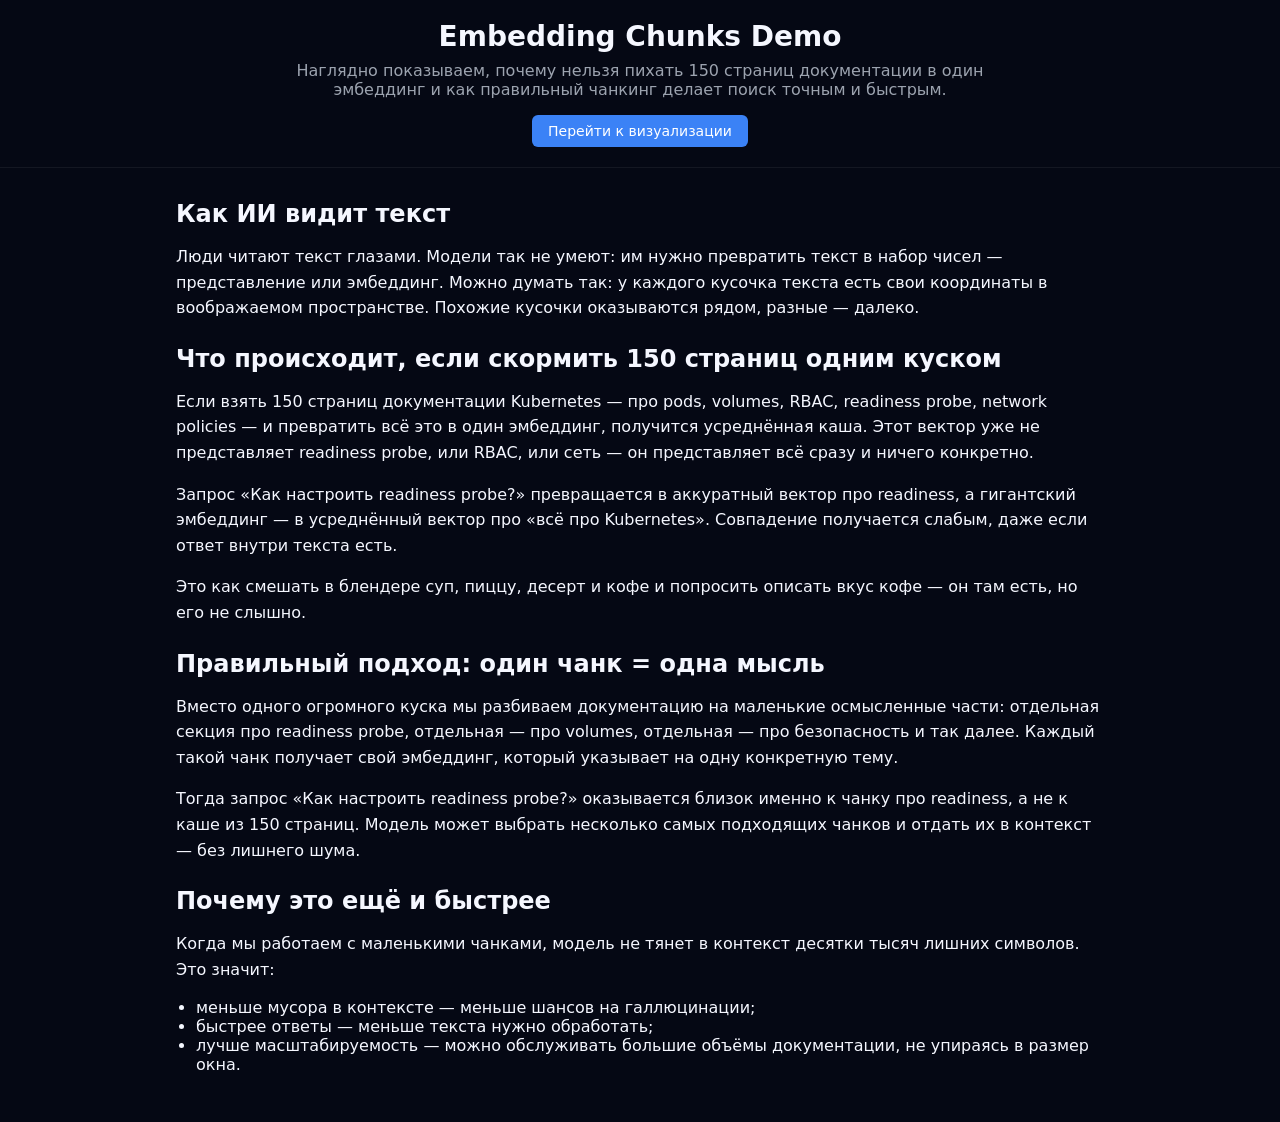
<file: index.html>
<!DOCTYPE html>
<html lang="ru">
<head>
  <meta charset="UTF-8" />
  <title>Embedding Chunks Demo</title>
  <link rel="stylesheet" href="css/styles.css" />
   <meta name="viewport" content="width=device-width, initial-scale=1">
</head>
<body>
  <header class="page-header">
    <h1>Embedding Chunks Demo</h1>
    <p class="subtitle">
      Наглядно показываем, почему нельзя пихать 150 страниц документации в один эмбеддинг
      и как правильный чанкинг делает поиск точным и быстрым.
    </p>
    <a class="btn-primary" href="public/visualization.html">Перейти к визуализации</a>
  </header>

  <main class="content">
    <section>
      <h2>Как ИИ видит текст</h2>
      <p>
        Люди читают текст глазами. Модели так не умеют: им нужно превратить текст в набор чисел — представление или эмбеддинг.
        Можно думать так: у каждого кусочка текста есть свои координаты в воображаемом пространстве.
        Похожие кусочки оказываются рядом, разные — далеко.
      </p>
    </section>

    <section>
      <h2>Что происходит, если скормить 150 страниц одним куском</h2>
      <p>
        Если взять 150 страниц документации Kubernetes — про pods, volumes, RBAC, readiness probe, network policies — и
        превратить всё это в один эмбеддинг, получится усреднённая каша. Этот вектор уже не представляет readiness probe,
        или RBAC, или сеть — он представляет всё сразу и ничего конкретно.
      </p>
      <p>
        Запрос «Как настроить readiness probe?» превращается в аккуратный вектор про readiness, а гигантский эмбеддинг —
        в усреднённый вектор про «всё про Kubernetes». Совпадение получается слабым, даже если ответ внутри текста есть.
      </p>
      <p>
        Это как смешать в блендере суп, пиццу, десерт и кофе и попросить описать вкус кофе — он там есть, но его не слышно.
      </p>
    </section>

    <section>
      <h2>Правильный подход: один чанк = одна мысль</h2>
      <p>
        Вместо одного огромного куска мы разбиваем документацию на маленькие осмысленные части: отдельная секция про
        readiness probe, отдельная — про volumes, отдельная — про безопасность и так далее. Каждый такой чанк получает
        свой эмбеддинг, который указывает на одну конкретную тему.
      </p>
      <p>
        Тогда запрос «Как настроить readiness probe?» оказывается близок именно к чанку про readiness, а не к каше из 150 страниц.
        Модель может выбрать несколько самых подходящих чанков и отдать их в контекст — без лишнего шума.
      </p>
    </section>

    <section>
      <h2>Почему это ещё и быстрее</h2>
      <p>
        Когда мы работаем с маленькими чанками, модель не тянет в контекст десятки тысяч лишних символов. Это значит:
      </p>
      <ul>
        <li>меньше мусора в контексте — меньше шансов на галлюцинации;</li>
        <li>быстрее ответы — меньше текста нужно обработать;</li>
        <li>лучше масштабируемость — можно обслуживать большие объёмы документации, не упираясь в размер окна.</li>
      </ul>
    </section>
  </main>
</body>
</html>
</file>
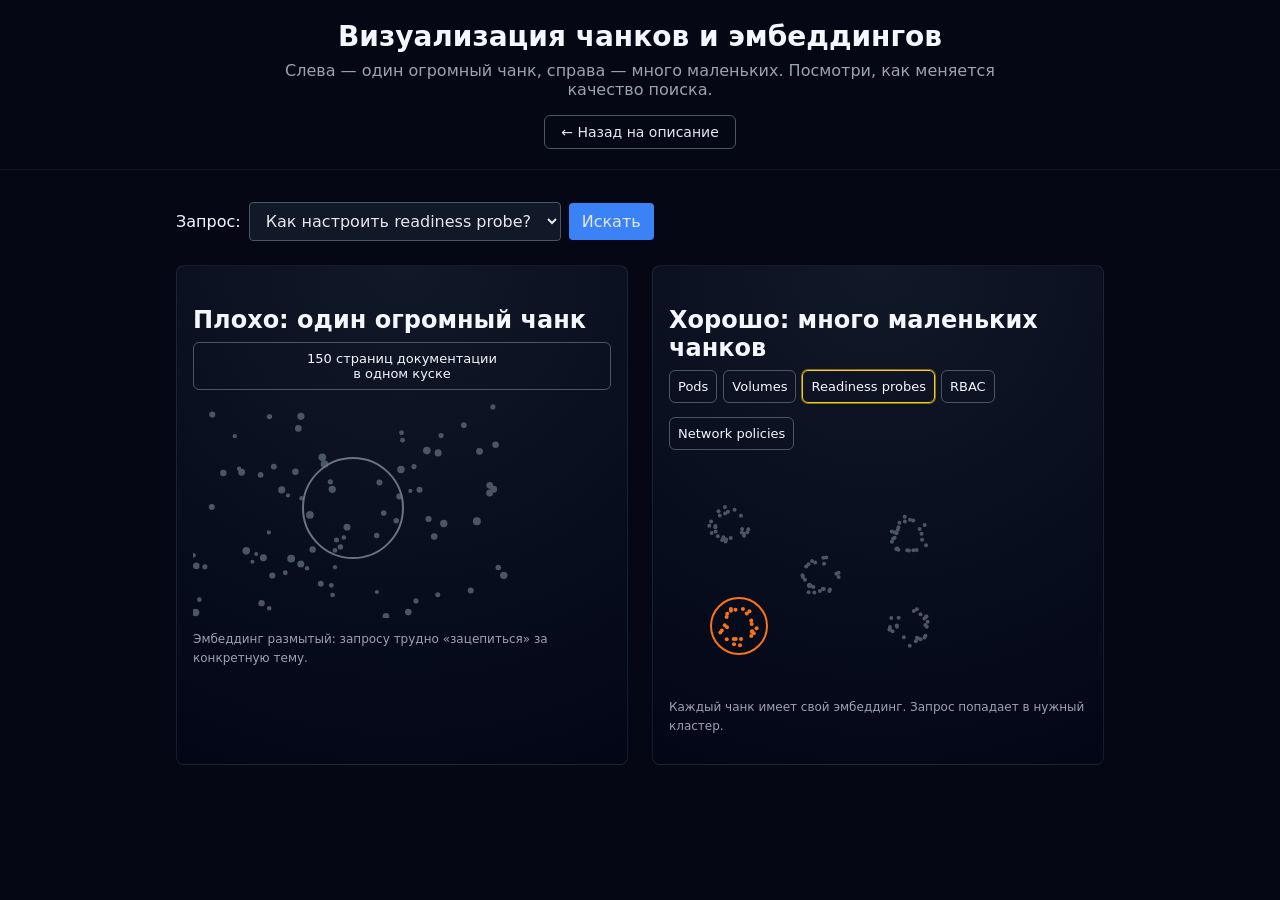
<file: public/visualization.html>
<!DOCTYPE html>
<html lang="ru">
<head>
  <meta charset="UTF-8" />
  <title>Визуализация чанков и эмбеддингов</title>
  <link rel="stylesheet" href="../css/styles.css" />
  <meta name="viewport" content="width=device-width, initial-scale=1">
</head>
<body>
  <header class="page-header">
    <h1>Визуализация чанков и эмбеддингов</h1>
    <p class="subtitle">
      Слева — один огромный чанк, справа — много маленьких. Посмотри, как меняется качество поиска.
    </p>
    <a class="btn-secondary" href="../index.html">← Назад на описание</a>
  </header>

  <main class="content">
    <section class="controls">
      <label for="query-select">Запрос:</label>
      <select id="query-select">
        <option value="readiness">Как настроить readiness probe?</option>
        <option value="rbac">Как настроить RBAC?</option>
        <option value="network">Как настроить network policy?</option>
      </select>
      <button id="run-search">Искать</button>
    </section>

    <section class="viz-wrapper">
      <div class="viz-column">
        <h2>Плохо: один огромный чанк</h2>
        <div id="bad-chunk" class="chunk-box">
          150 страниц документации<br/>в одном куске
        </div>
        <canvas id="bad-canvas" width="320" height="220"></canvas>
        <p class="viz-note">
          Эмбеддинг размытый: запросу трудно «зацепиться» за конкретную тему.
        </p>
      </div>

      <div class="viz-column">
        <h2>Хорошо: много маленьких чанков</h2>
        <div class="good-chunks">
          <div class="chunk-box" data-topic="pods">Pods</div>
          <div class="chunk-box" data-topic="volumes">Volumes</div>
          <div class="chunk-box" data-topic="readiness">Readiness probes</div>
          <div class="chunk-box" data-topic="rbac">RBAC</div>
          <div class="chunk-box" data-topic="network">Network policies</div>
        </div>
        <canvas id="good-canvas" width="320" height="220"></canvas>
        <p class="viz-note">
          Каждый чанк имеет свой эмбеддинг. Запрос попадает в нужный кластер.
        </p>
      </div>
    </section>
  </main>

  <script src="../js/main.js"></script>
</body>
</html>
</file>
<file: css/styles.css>
/* Базовые настройки */

* {
  box-sizing: border-box;
}

body {
  margin: 0;
  font-family: system-ui, -apple-system, BlinkMacSystemFont, "Segoe UI", sans-serif;
  background: #050814;
  color: #f5f7ff;
}

/* Шапка страницы */

.page-header {
  padding: 20px 16px;
  text-align: center;
  border-bottom: 1px solid rgba(255, 255, 255, 0.06);
}

.page-header h1 {
  margin: 0 0 8px;
  font-size: 24px; /* базовый размер под мобилу */
}

.subtitle {
  margin: 0 0 16px;
  color: #9ca3af;
  max-width: 720px;
  margin-left: auto;
  margin-right: auto;
}

/* Кнопки */

.btn-primary,
.btn-secondary {
  display: inline-block;
  padding: 8px 16px;
  border-radius: 6px;
  text-decoration: none;
  font-size: 14px;
}

.btn-primary {
  background: #3b82f6;
  color: #ffffff;
}

.btn-secondary {
  border: 1px solid #4b5563;
  color: #e5e7eb;
}

/* Основной контент */

.content {
  max-width: 960px;
  margin: 24px auto 40px;
  padding: 0 16px;
}

.content h2 {
  margin-top: 24px;
  margin-bottom: 8px;
}

.content p {
  line-height: 1.6;
  margin-bottom: 12px;
}

.content ul {
  padding-left: 20px;
}

/* Панель управления / контролы */

/* mobile-first: на телефоне всё в колонку */
.controls {
  display: flex;
  flex-direction: column;
  align-items: stretch;
  gap: 8px;
  margin-bottom: 24px;
}

.controls select,
.controls button {
  padding: 8px 12px;
  border-radius: 4px;
  border: 1px solid #4b5563;
  background: #111827;
  color: #e5e7eb;
  font: inherit;
}

.controls button {
  cursor: pointer;
  background: #3b82f6;
  border-color: transparent;
}

/* Область визуализации */

.viz-wrapper {
  display: flex;
  flex-wrap: wrap;
  gap: 16px; /* чуть меньше gap для мобилы */
}

/* На мобиле каждая колонка — на всю ширину */
.viz-column {
  flex: 1 1 100%;
  border: 1px solid rgba(255, 255, 255, 0.08);
  border-radius: 8px;
  padding: 16px;
  background: radial-gradient(circle at top, #111827, #020617);
}

/* Карточки чанков */

.chunk-box {
  border-radius: 6px;
  border: 1px solid #4b5563;
  padding: 8px;
  font-size: 13px;
  text-align: center;
  margin-bottom: 8px;
  word-break: break-word; /* чтобы длинные строки не ломали layout */
}

.chunk-box[data-topic="readiness"],
.chunk-box[data-topic="rbac"],
.chunk-box[data-topic="network"] {
  cursor: pointer;
}

.chunk-box.highlighted {
  border-color: #facc15;
  box-shadow: 0 0 0 1px rgba(250, 204, 21, 0.5);
}

/* «Хорошие» чанки */

.good-chunks {
  display: flex;
  flex-wrap: wrap;
  gap: 6px;
  margin-bottom: 8px;
}

/* Примечания */

.viz-note {
  margin-top: 8px;
  font-size: 12px;
  color: #9ca3af;
}

/* ====== МЕДИАЗАПРОСЫ (tablet / desktop) ====== */

/* от 640px: контролы можно выстроить в строку */
@media (min-width: 640px) {
  .controls {
    flex-direction: row;
    flex-wrap: wrap;
    align-items: center;
  }
}

/* от 768px: увеличиваем шрифт заголовка и делаем несколько колонок */
@media (min-width: 768px) {
  .page-header h1 {
    font-size: 28px;
  }

  .viz-wrapper {
    gap: 24px;
  }

  .viz-column {
    flex: 1 1 280px; /* несколько колонок на широкой области */
  }
}

/* от 1200px: немного больше «воздуха» */
@media (min-width: 1200px) {
  .content {
    margin-top: 32px;
    margin-bottom: 48px;
  }
}
</file>
